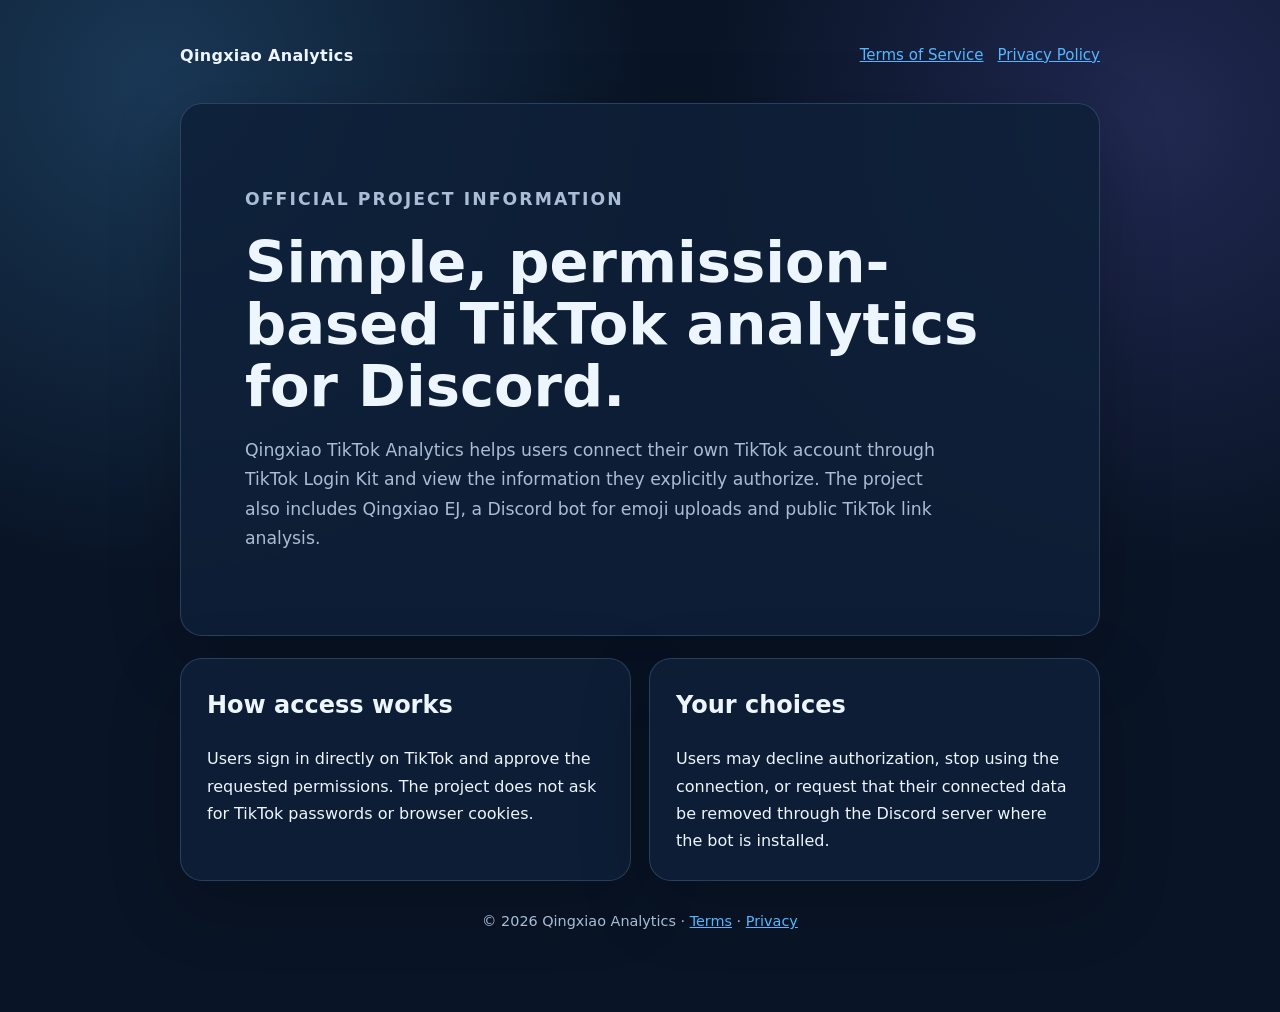
<file: docs/index.html>
<!doctype html>
<html lang="en">
<head>
  <meta charset="utf-8">
  <meta name="viewport" content="width=device-width, initial-scale=1">
  <meta name="description" content="Official information for Qingxiao TikTok Analytics and Qingxiao EJ Discord Bot.">
  <title>Qingxiao TikTok Analytics</title>
  <link rel="stylesheet" href="style.css">
</head>
<body>
  <main class="shell">
    <nav class="topbar" aria-label="Main navigation">
      <a class="brand" href="index.html">Qingxiao Analytics</a>
      <div class="nav">
        <a href="terms.html">Terms of Service</a>
        <a href="privacy.html">Privacy Policy</a>
      </div>
    </nav>

    <section class="hero">
      <p class="eyebrow">Official project information</p>
      <h1>Simple, permission-based TikTok analytics for Discord.</h1>
      <p>Qingxiao TikTok Analytics helps users connect their own TikTok account through TikTok Login Kit and view the information they explicitly authorize. The project also includes Qingxiao EJ, a Discord bot for emoji uploads and public TikTok link analysis.</p>
    </section>

    <section class="grid">
      <article class="card">
        <h2>How access works</h2>
        <p>Users sign in directly on TikTok and approve the requested permissions. The project does not ask for TikTok passwords or browser cookies.</p>
      </article>
      <article class="card">
        <h2>Your choices</h2>
        <p>Users may decline authorization, stop using the connection, or request that their connected data be removed through the Discord server where the bot is installed.</p>
      </article>
    </section>

    <p class="footer">© 2026 Qingxiao Analytics · <a href="terms.html">Terms</a> · <a href="privacy.html">Privacy</a></p>
  </main>
</body>
</html>
</file>
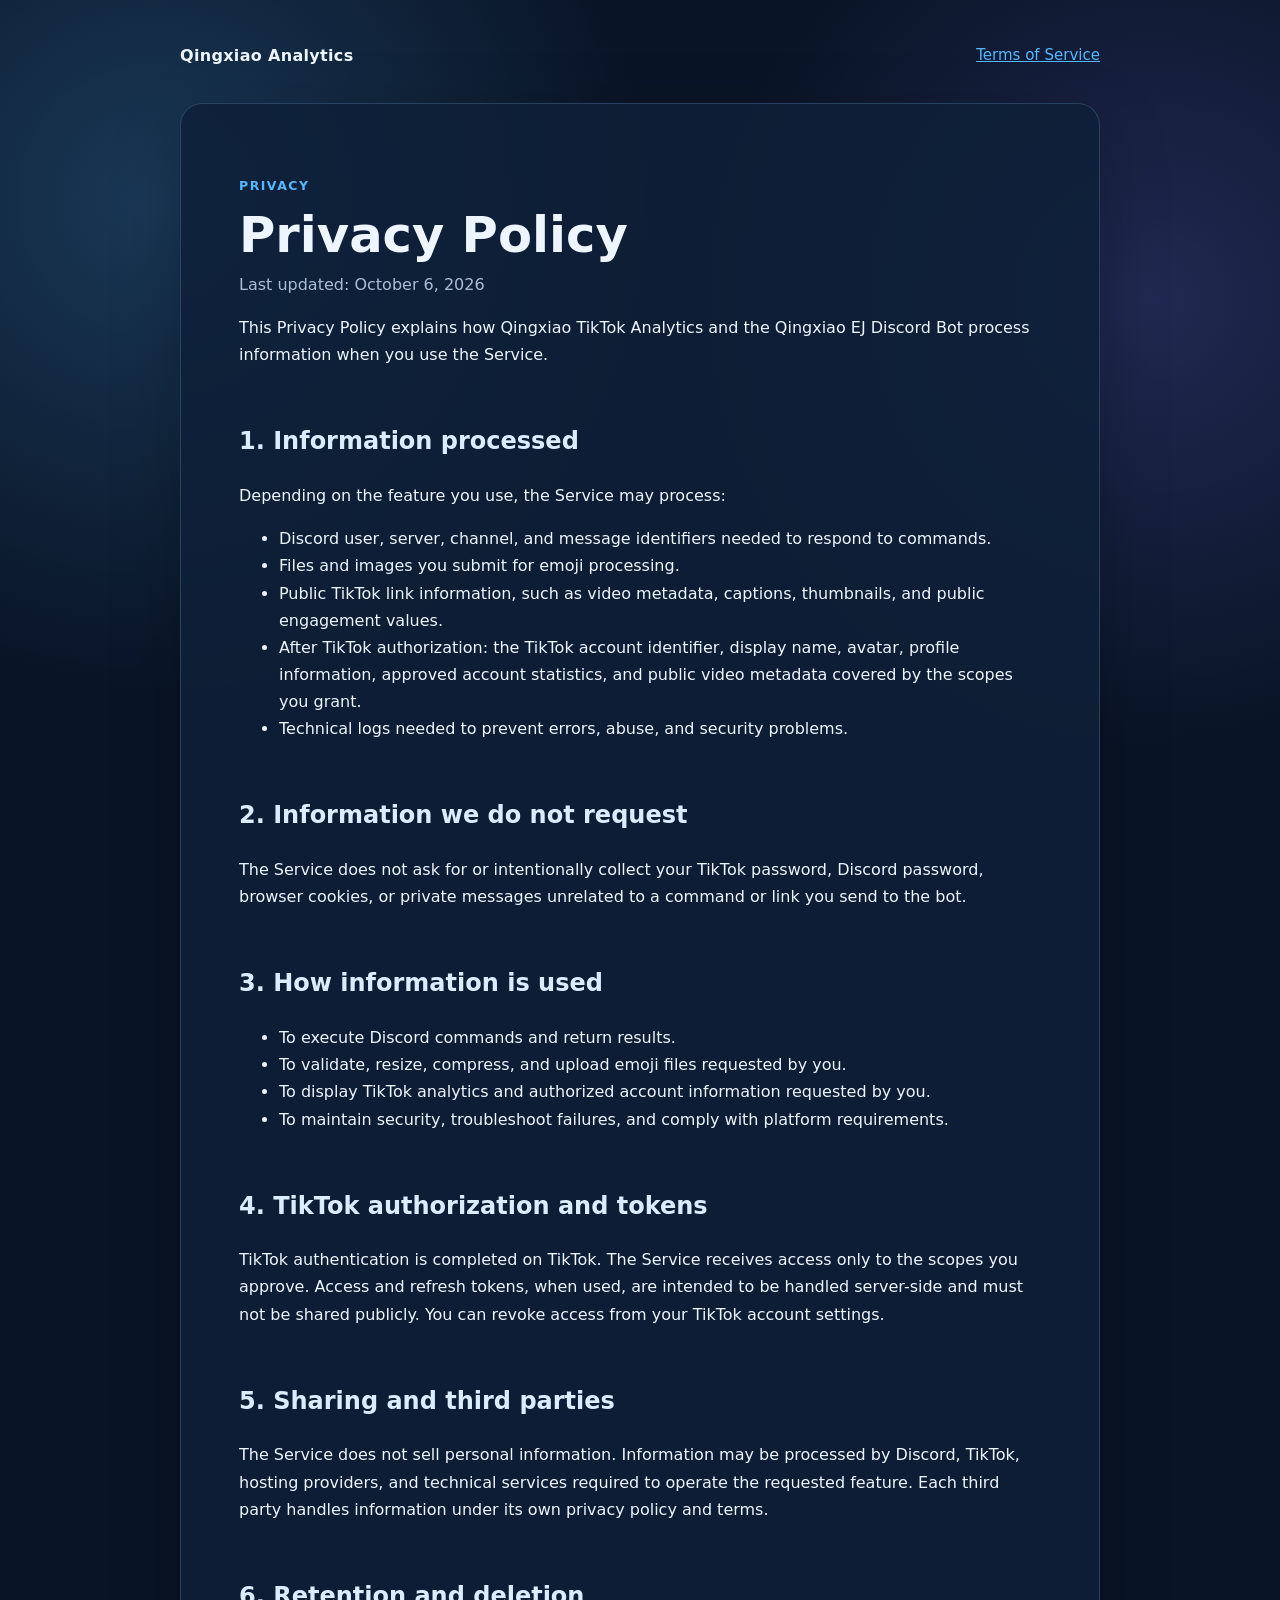
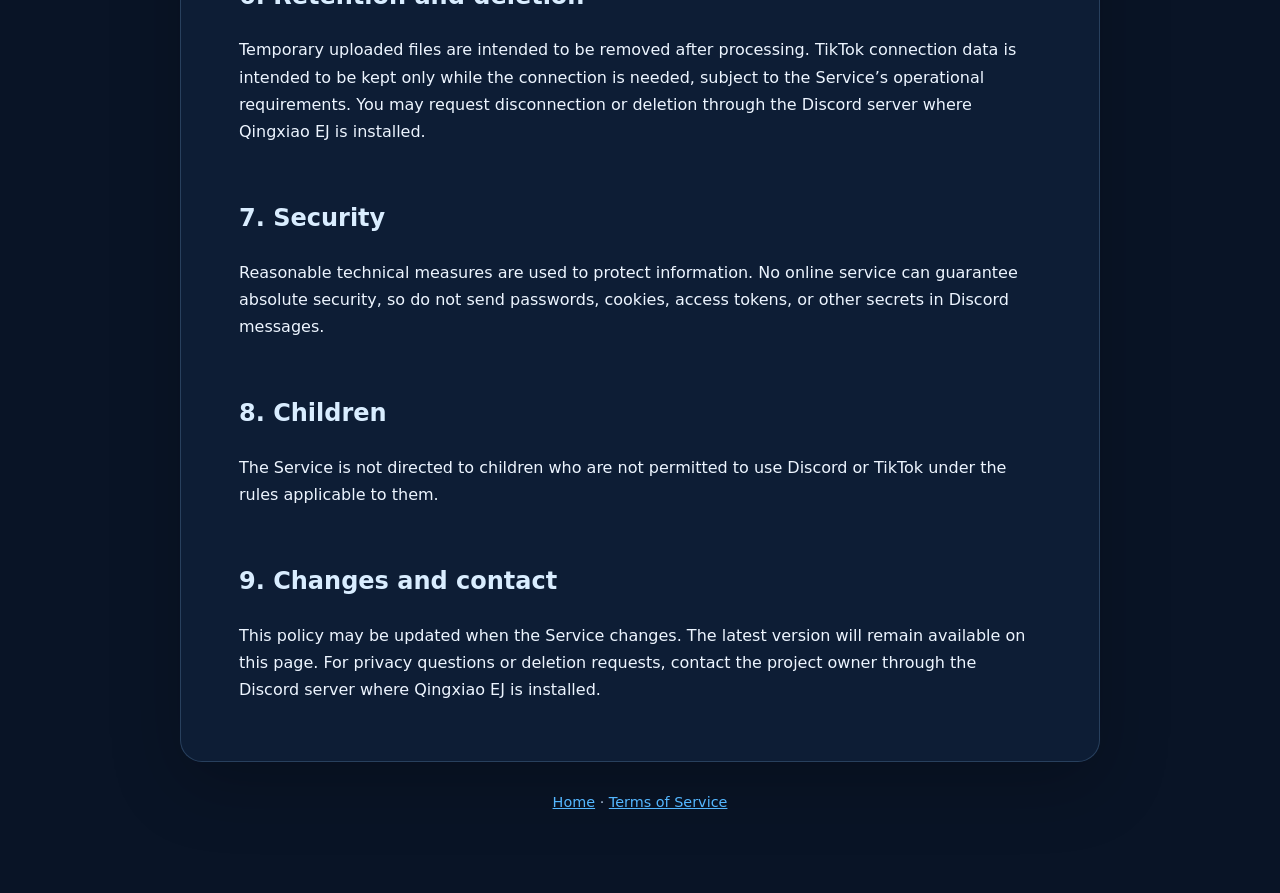
<file: docs/privacy.html>
<!doctype html>
<html lang="en">
<head>
  <meta charset="utf-8">
  <meta name="viewport" content="width=device-width, initial-scale=1">
  <meta name="description" content="Privacy Policy for Qingxiao TikTok Analytics and Qingxiao EJ Discord Bot.">
  <title>Privacy Policy · Qingxiao</title>
  <link rel="stylesheet" href="style.css">
</head>
<body>
  <main class="shell">
    <nav class="topbar" aria-label="Main navigation">
      <a class="brand" href="index.html">Qingxiao Analytics</a>
      <div class="nav"><a href="terms.html">Terms of Service</a></div>
    </nav>

    <article class="card document">
      <p class="eyebrow">Privacy</p>
      <h1>Privacy Policy</h1>
      <p class="meta">Last updated: October 6, 2026</p>

      <p>This Privacy Policy explains how Qingxiao TikTok Analytics and the Qingxiao EJ Discord Bot process information when you use the Service.</p>

      <h2>1. Information processed</h2>
      <p>Depending on the feature you use, the Service may process:</p>
      <ul>
        <li>Discord user, server, channel, and message identifiers needed to respond to commands.</li>
        <li>Files and images you submit for emoji processing.</li>
        <li>Public TikTok link information, such as video metadata, captions, thumbnails, and public engagement values.</li>
        <li>After TikTok authorization: the TikTok account identifier, display name, avatar, profile information, approved account statistics, and public video metadata covered by the scopes you grant.</li>
        <li>Technical logs needed to prevent errors, abuse, and security problems.</li>
      </ul>

      <h2>2. Information we do not request</h2>
      <p>The Service does not ask for or intentionally collect your TikTok password, Discord password, browser cookies, or private messages unrelated to a command or link you send to the bot.</p>

      <h2>3. How information is used</h2>
      <ul>
        <li>To execute Discord commands and return results.</li>
        <li>To validate, resize, compress, and upload emoji files requested by you.</li>
        <li>To display TikTok analytics and authorized account information requested by you.</li>
        <li>To maintain security, troubleshoot failures, and comply with platform requirements.</li>
      </ul>

      <h2>4. TikTok authorization and tokens</h2>
      <p>TikTok authentication is completed on TikTok. The Service receives access only to the scopes you approve. Access and refresh tokens, when used, are intended to be handled server-side and must not be shared publicly. You can revoke access from your TikTok account settings.</p>

      <h2>5. Sharing and third parties</h2>
      <p>The Service does not sell personal information. Information may be processed by Discord, TikTok, hosting providers, and technical services required to operate the requested feature. Each third party handles information under its own privacy policy and terms.</p>

      <h2>6. Retention and deletion</h2>
      <p>Temporary uploaded files are intended to be removed after processing. TikTok connection data is intended to be kept only while the connection is needed, subject to the Service’s operational requirements. You may request disconnection or deletion through the Discord server where Qingxiao EJ is installed.</p>

      <h2>7. Security</h2>
      <p>Reasonable technical measures are used to protect information. No online service can guarantee absolute security, so do not send passwords, cookies, access tokens, or other secrets in Discord messages.</p>

      <h2>8. Children</h2>
      <p>The Service is not directed to children who are not permitted to use Discord or TikTok under the rules applicable to them.</p>

      <h2>9. Changes and contact</h2>
      <p>This policy may be updated when the Service changes. The latest version will remain available on this page. For privacy questions or deletion requests, contact the project owner through the Discord server where Qingxiao EJ is installed.</p>
    </article>

    <p class="footer"><a href="index.html">Home</a> · <a href="terms.html">Terms of Service</a></p>
  </main>
</body>
</html>
</file>
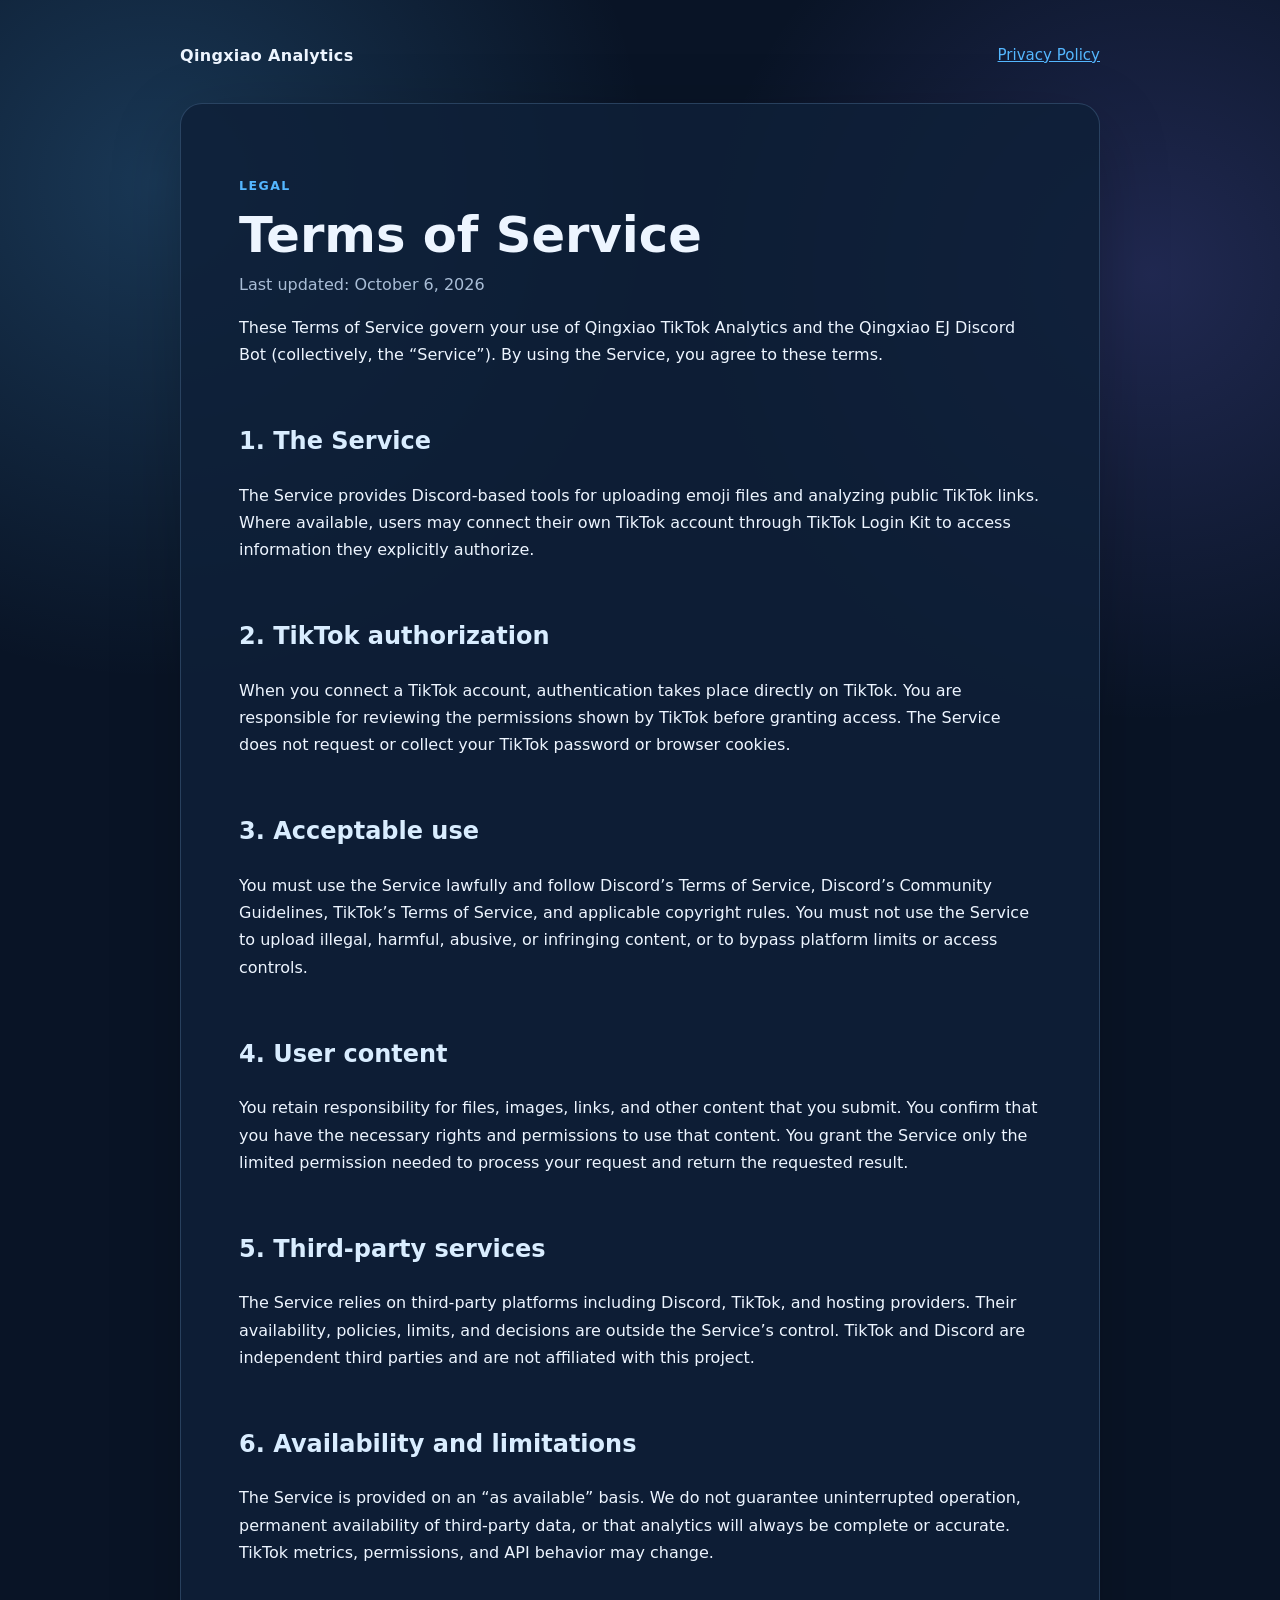
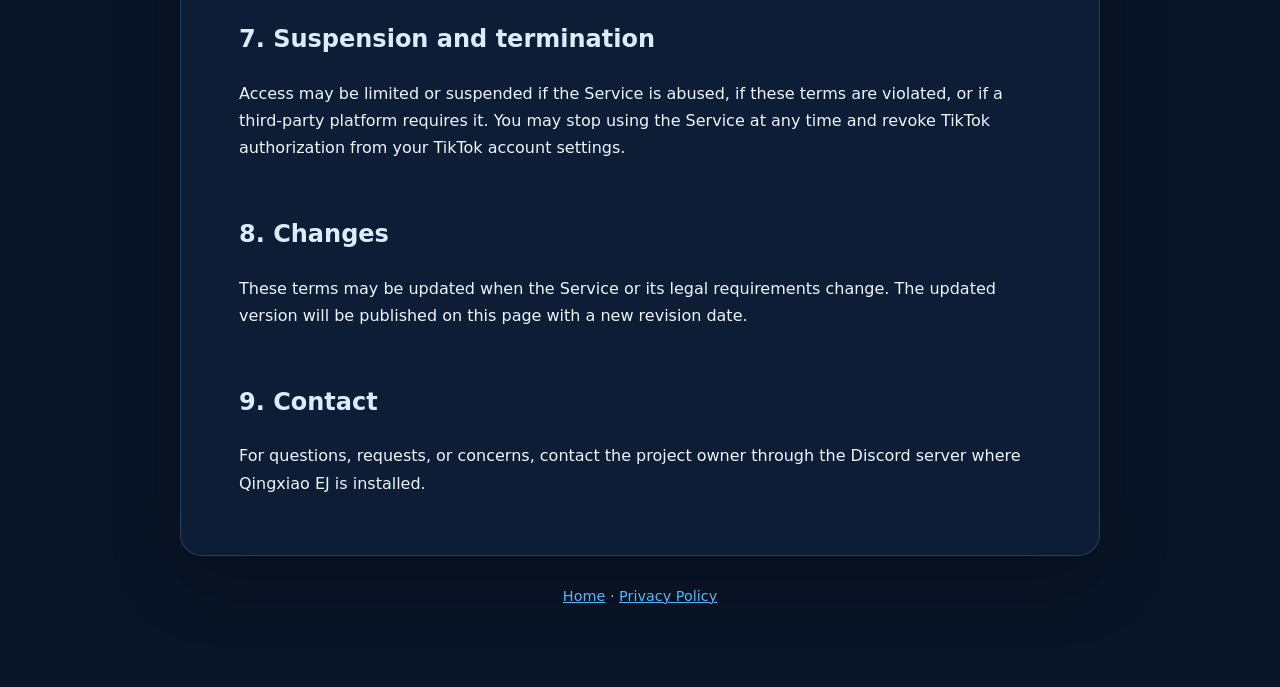
<file: docs/terms.html>
<!doctype html>
<html lang="en">
<head>
  <meta charset="utf-8">
  <meta name="viewport" content="width=device-width, initial-scale=1">
  <meta name="description" content="Terms of Service for Qingxiao TikTok Analytics and Qingxiao EJ Discord Bot.">
  <title>Terms of Service · Qingxiao</title>
  <link rel="stylesheet" href="style.css">
</head>
<body>
  <main class="shell">
    <nav class="topbar" aria-label="Main navigation">
      <a class="brand" href="index.html">Qingxiao Analytics</a>
      <div class="nav"><a href="privacy.html">Privacy Policy</a></div>
    </nav>

    <article class="card document">
      <p class="eyebrow">Legal</p>
      <h1>Terms of Service</h1>
      <p class="meta">Last updated: October 6, 2026</p>

      <p>These Terms of Service govern your use of Qingxiao TikTok Analytics and the Qingxiao EJ Discord Bot (collectively, the “Service”). By using the Service, you agree to these terms.</p>

      <h2>1. The Service</h2>
      <p>The Service provides Discord-based tools for uploading emoji files and analyzing public TikTok links. Where available, users may connect their own TikTok account through TikTok Login Kit to access information they explicitly authorize.</p>

      <h2>2. TikTok authorization</h2>
      <p>When you connect a TikTok account, authentication takes place directly on TikTok. You are responsible for reviewing the permissions shown by TikTok before granting access. The Service does not request or collect your TikTok password or browser cookies.</p>

      <h2>3. Acceptable use</h2>
      <p>You must use the Service lawfully and follow Discord’s Terms of Service, Discord’s Community Guidelines, TikTok’s Terms of Service, and applicable copyright rules. You must not use the Service to upload illegal, harmful, abusive, or infringing content, or to bypass platform limits or access controls.</p>

      <h2>4. User content</h2>
      <p>You retain responsibility for files, images, links, and other content that you submit. You confirm that you have the necessary rights and permissions to use that content. You grant the Service only the limited permission needed to process your request and return the requested result.</p>

      <h2>5. Third-party services</h2>
      <p>The Service relies on third-party platforms including Discord, TikTok, and hosting providers. Their availability, policies, limits, and decisions are outside the Service’s control. TikTok and Discord are independent third parties and are not affiliated with this project.</p>

      <h2>6. Availability and limitations</h2>
      <p>The Service is provided on an “as available” basis. We do not guarantee uninterrupted operation, permanent availability of third-party data, or that analytics will always be complete or accurate. TikTok metrics, permissions, and API behavior may change.</p>

      <h2>7. Suspension and termination</h2>
      <p>Access may be limited or suspended if the Service is abused, if these terms are violated, or if a third-party platform requires it. You may stop using the Service at any time and revoke TikTok authorization from your TikTok account settings.</p>

      <h2>8. Changes</h2>
      <p>These terms may be updated when the Service or its legal requirements change. The updated version will be published on this page with a new revision date.</p>

      <h2>9. Contact</h2>
      <p>For questions, requests, or concerns, contact the project owner through the Discord server where Qingxiao EJ is installed.</p>
    </article>

    <p class="footer"><a href="index.html">Home</a> · <a href="privacy.html">Privacy Policy</a></p>
  </main>
</body>
</html>
</file>
<file: docs/style.css>
:root {
  color-scheme: dark;
  --bg: #091426;
  --panel: rgba(15, 32, 57, 0.86);
  --panel-soft: rgba(26, 51, 85, 0.72);
  --text: #edf5ff;
  --muted: #a9bdd6;
  --accent: #54b7ff;
  --accent-2: #7f7cff;
  --border: rgba(146, 198, 255, 0.2);
}

* { box-sizing: border-box; }

body {
  margin: 0;
  min-height: 100vh;
  color: var(--text);
  font: 16px/1.7 Inter, ui-sans-serif, system-ui, -apple-system, BlinkMacSystemFont, "Segoe UI", sans-serif;
  background:
    radial-gradient(circle at 12% 8%, rgba(84, 183, 255, 0.22), transparent 31rem),
    radial-gradient(circle at 90% 12%, rgba(127, 124, 255, 0.2), transparent 28rem),
    var(--bg);
}

a { color: var(--accent); }

.shell { width: min(920px, calc(100% - 32px)); margin: 0 auto; padding: 42px 0 64px; }

.topbar { display: flex; justify-content: space-between; gap: 20px; align-items: center; margin-bottom: 34px; }
.brand { color: var(--text); text-decoration: none; font-weight: 800; letter-spacing: .02em; }
.nav { display: flex; flex-wrap: wrap; gap: 14px; font-size: .94rem; }

.hero, .card {
  background: var(--panel);
  border: 1px solid var(--border);
  border-radius: 22px;
  box-shadow: 0 22px 70px rgba(0, 0, 0, .22);
}

.hero { padding: clamp(28px, 6vw, 64px); margin-bottom: 22px; }
.hero h1 { max-width: 760px; margin: 0 0 14px; font-size: clamp(2rem, 5vw, 3.6rem); line-height: 1.08; }
.hero p { max-width: 700px; color: var(--muted); font-size: 1.08rem; }
.eyebrow { color: var(--accent); font-weight: 800; letter-spacing: .12em; text-transform: uppercase; font-size: .78rem; }

.grid { display: grid; grid-template-columns: repeat(2, minmax(0, 1fr)); gap: 18px; }
.card { padding: 26px; }
.card h2 { margin-top: 0; }
.card p:last-child { margin-bottom: 0; }

.document { padding: clamp(26px, 6vw, 58px); }
.document h1 { margin: 0 0 8px; font-size: clamp(2rem, 5vw, 3.1rem); line-height: 1.1; }
.document h2 { margin-top: 2.2em; color: #d9edff; }
.document h3 { color: #c4e2ff; }
.meta { color: var(--muted); margin-top: 0; }
.notice { padding: 16px 18px; border-left: 3px solid var(--accent); background: var(--panel-soft); border-radius: 10px; }
.footer { color: var(--muted); text-align: center; margin-top: 28px; font-size: .9rem; }

@media (max-width: 680px) {
  .topbar { align-items: flex-start; flex-direction: column; }
  .grid { grid-template-columns: 1fr; }
  .shell { width: min(100% - 22px, 920px); padding-top: 24px; }
}
</file>
